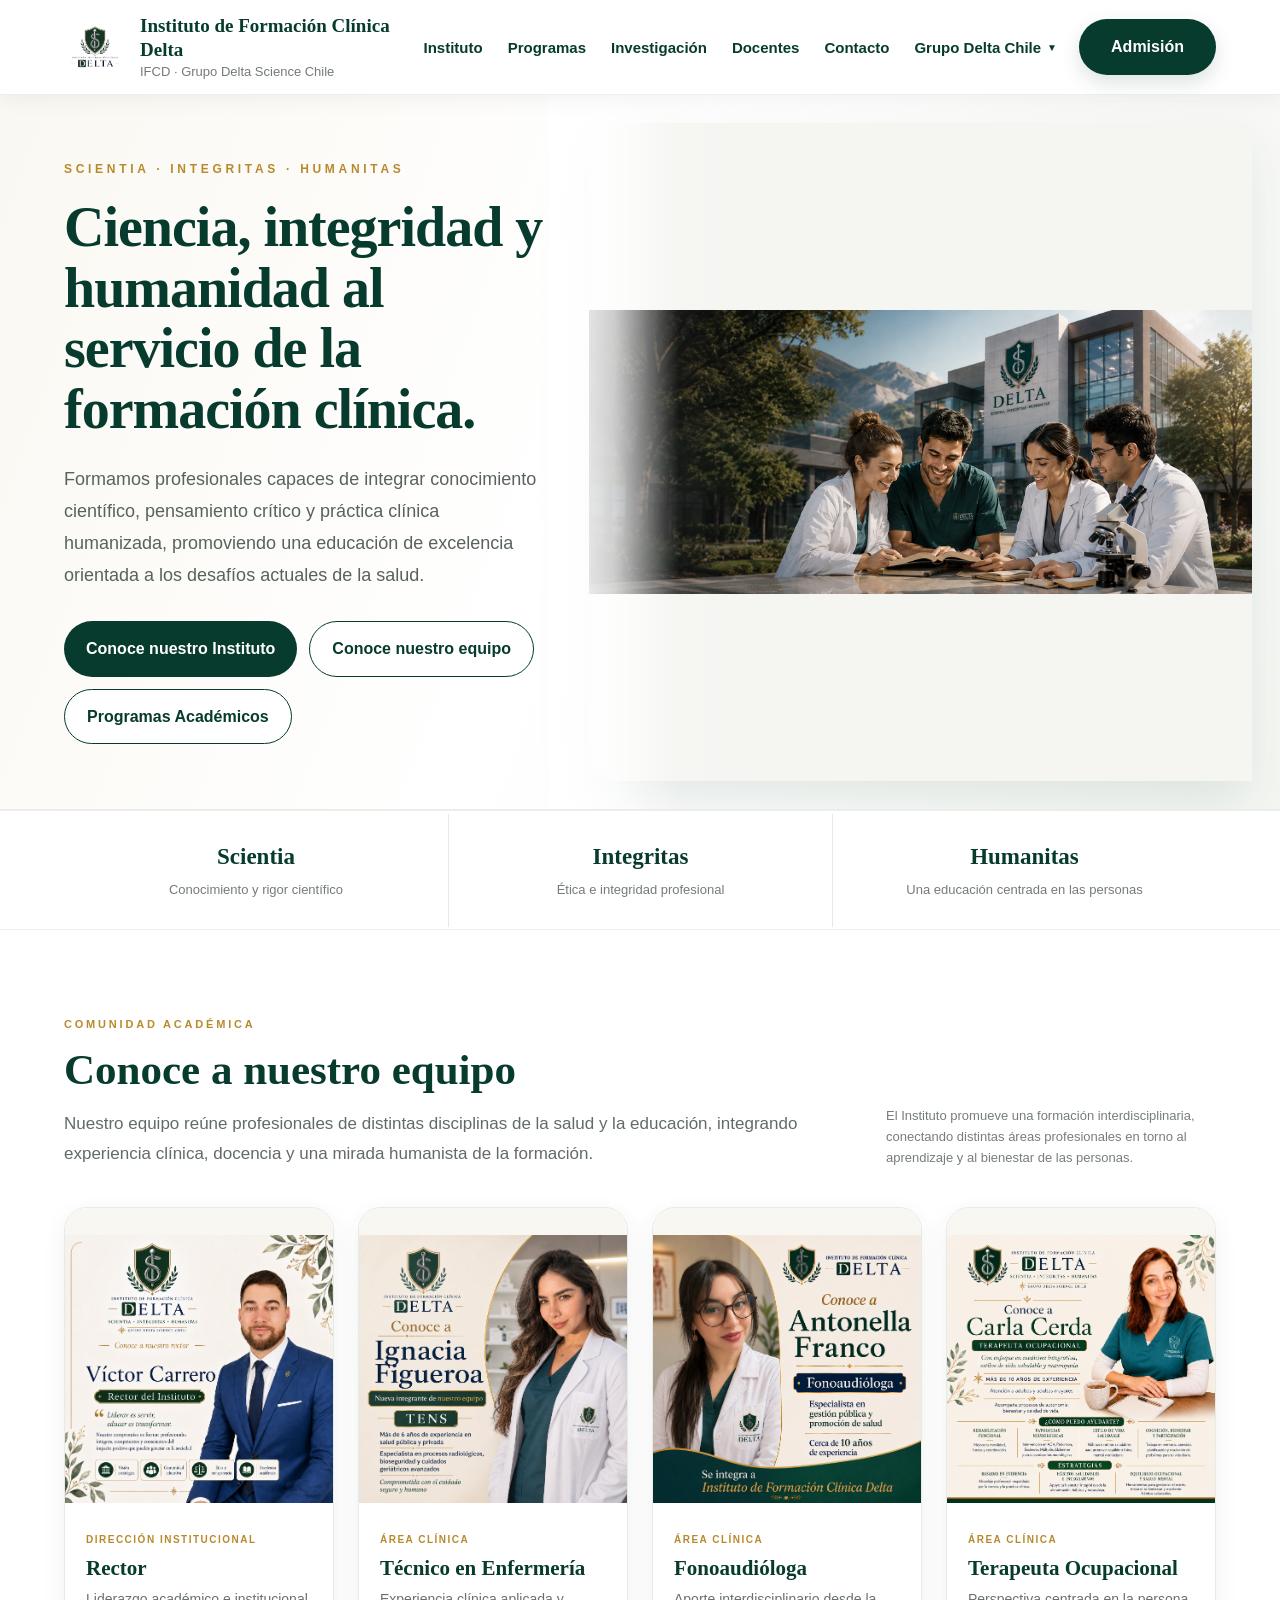
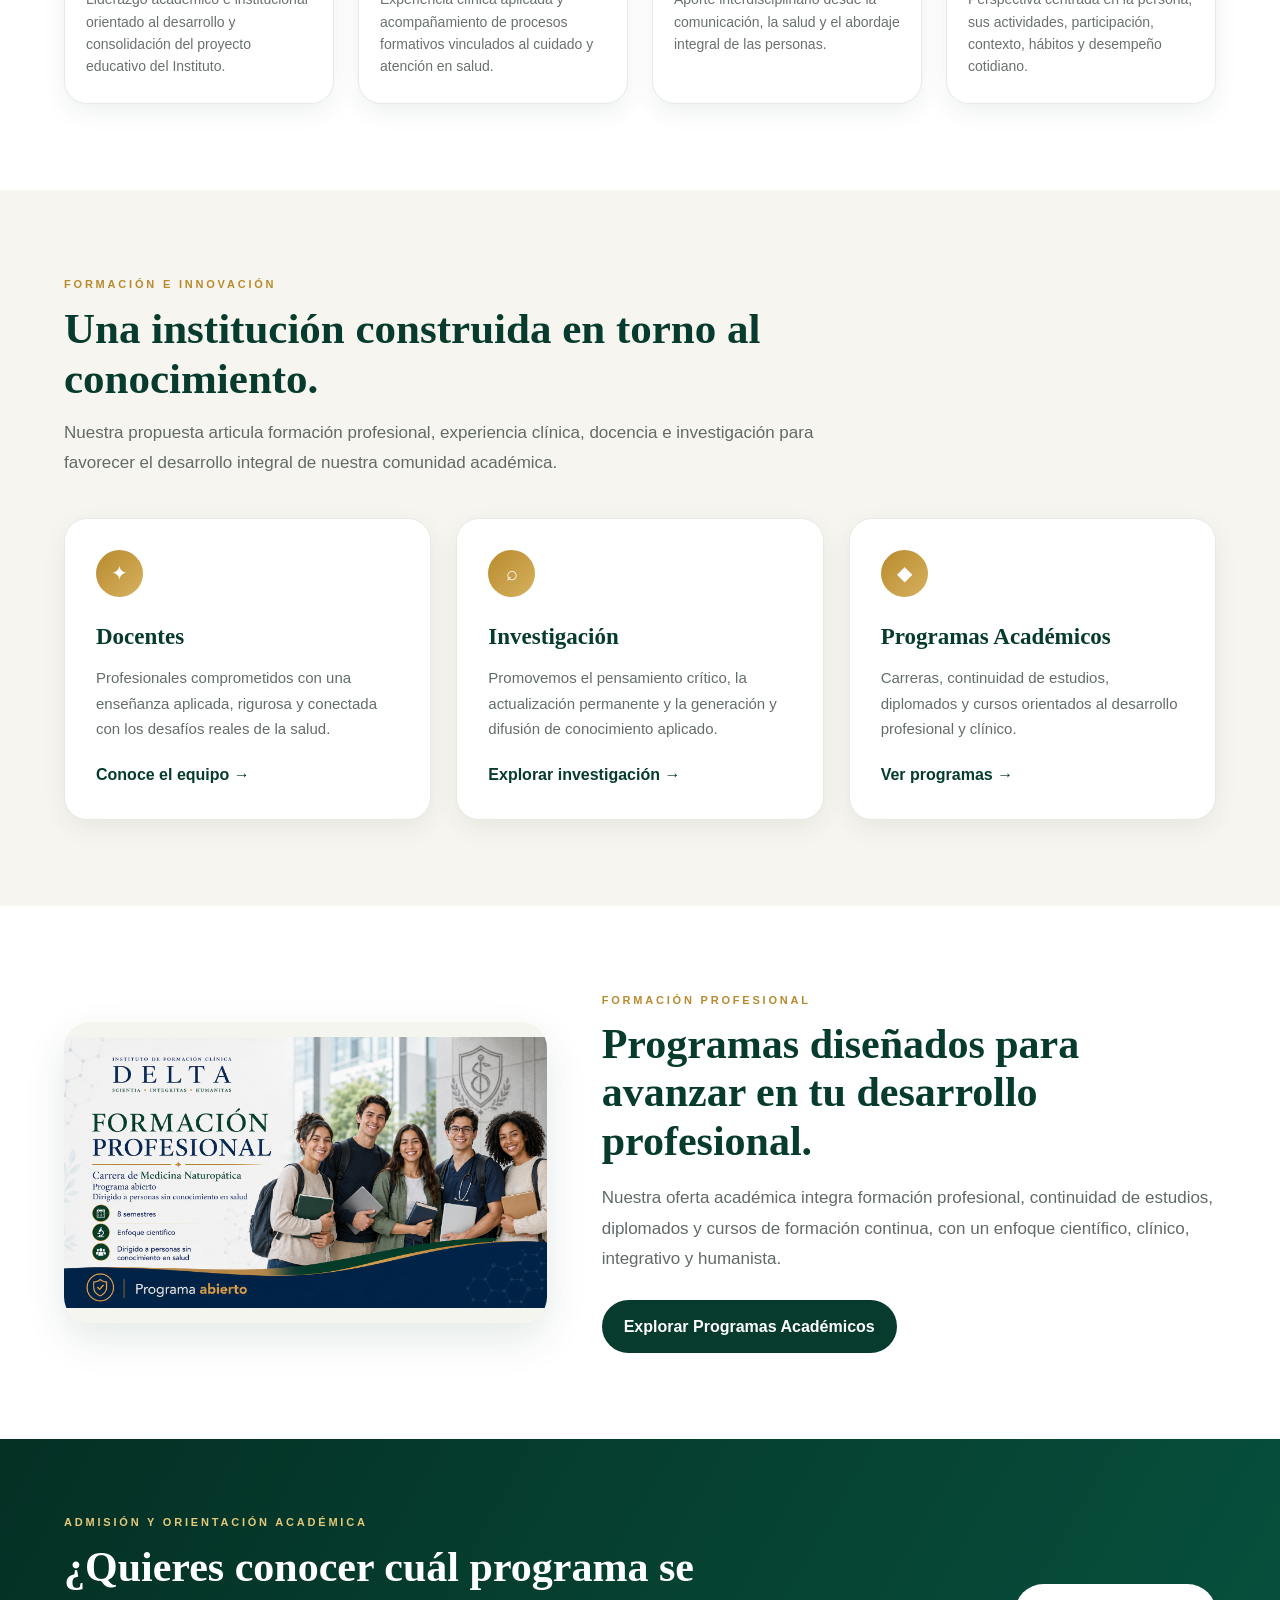
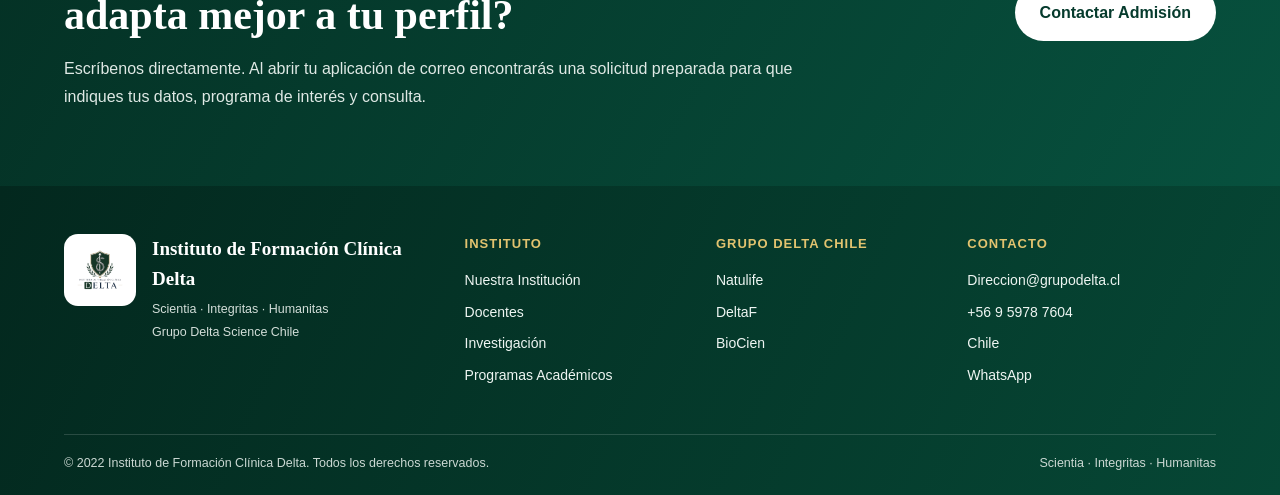
<file: index.html>
<!DOCTYPE html>
<html lang="es">

<head>

<meta charset="UTF-8">

<meta name="viewport" content="width=device-width, initial-scale=1.0">

<title>Instituto de Formación Clínica Delta</title>

<meta
name="description"
content="Instituto de Formación Clínica Delta. Formación profesional, clínica, científica y humanista para profesionales de la salud.">

<style>

/* =========================================================
   VARIABLES
========================================================= */

:root{

    --verde:#063b2d;
    --verde-oscuro:#03291f;
    --verde-medio:#0c5642;

    --dorado:#b88a2e;
    --dorado-claro:#d7b15e;

    --crema:#faf8f2;
    --crema-claro:#f7f5ef;

    --blanco:#ffffff;

    --texto:#24312c;
    --gris:#626c67;

    --borde:#e7ebe7;

    --sombra:0 16px 42px rgba(6,59,45,.11);
    --sombra-suave:0 8px 25px rgba(6,59,45,.07);

    --max:1240px;

}


/* =========================================================
   RESET
========================================================= */

*{
    margin:0;
    padding:0;
    box-sizing:border-box;
}


html{
    scroll-behavior:smooth;
}


body{

    font-family:
    -apple-system,
    BlinkMacSystemFont,
    "Segoe UI",
    Arial,
    sans-serif;

    color:var(--texto);

    background:white;

    line-height:1.6;
}


img{
    display:block;
    max-width:100%;
}


a{
    color:inherit;
}


button{
    font:inherit;
}


.container{

    width:min(90%,var(--max));

    margin:auto;
}


/* =========================================================
   HEADER
========================================================= */

.site-header{

    position:sticky;

    top:0;

    z-index:1000;

    background:rgba(255,255,255,.98);

    border-bottom:1px solid #eeeeea;

    box-shadow:0 5px 20px rgba(0,0,0,.05);
}


.header-inner{

    min-height:94px;

    display:flex;

    align-items:center;

    justify-content:space-between;

    gap:22px;
}


/* =========================================================
   MARCA
========================================================= */

.brand{

    display:flex;

    align-items:center;

    gap:14px;

    text-decoration:none;

    min-width:330px;
}


.brand-logo{

    width:62px;

    height:62px;

    flex-shrink:0;
}


.brand-logo img{

    width:100%;

    height:100%;

    object-fit:contain;
}


.brand-copy{

    line-height:1.22;
}


.brand-copy strong{

    display:block;

    font-family:
    Georgia,
    "Times New Roman",
    serif;

    color:var(--verde);

    font-size:19px;
}


.brand-copy span{

    display:block;

    color:#747b77;

    font-size:13px;

    margin-top:3px;
}


/* =========================================================
   MENÚ
========================================================= */

.main-nav{

    display:flex;

    align-items:center;

    justify-content:center;

    gap:25px;

    flex:1;
}


.main-nav > a,
.dropdown-toggle{

    color:var(--verde);

    text-decoration:none;

    font-weight:750;

    font-size:15px;

    background:none;

    border:0;

    cursor:pointer;

    white-space:nowrap;

    padding:35px 0 31px;

    border-bottom:3px solid transparent;

    transition:.2s ease;
}


.main-nav > a:hover,
.dropdown-toggle:hover{

    color:var(--dorado);
}


/* =========================================================
   GRUPO DELTA CHILE
========================================================= */

.dropdown{
    position:relative;
}


.dropdown-toggle{

    display:flex;

    align-items:center;

    gap:6px;
}


.dropdown-arrow{

    font-size:10px;

    transition:.2s ease;
}


.dropdown.open .dropdown-arrow{

    transform:rotate(180deg);
}


.dropdown-menu{

    position:absolute;

    top:78px;

    right:0;

    min-width:255px;

    background:white;

    border:1px solid var(--borde);

    border-radius:18px;

    box-shadow:var(--sombra);

    padding:10px;

    opacity:0;

    visibility:hidden;

    transform:translateY(-8px);

    transition:.2s ease;
}


.dropdown.open .dropdown-menu{

    opacity:1;

    visibility:visible;

    transform:translateY(0);
}


.dropdown-menu a{

    display:flex;

    flex-direction:column;

    text-decoration:none;

    border-radius:12px;

    padding:12px 14px;

    transition:.2s;
}


.dropdown-menu a:hover{

    background:var(--crema-claro);
}


.dropdown-menu strong{

    color:var(--verde);

    font-size:14px;
}


.dropdown-menu span{

    color:#7a817d;

    font-size:12px;

    margin-top:2px;
}


/* =========================================================
   ADMISIÓN
========================================================= */

.admission-btn{

    display:inline-flex;

    align-items:center;

    justify-content:center;

    padding:15px 27px;

    min-width:137px;

    border-radius:999px;

    text-decoration:none;

    background:var(--verde);

    color:white;

    font-weight:800;

    box-shadow:0 8px 20px rgba(6,59,45,.14);

    transition:.2s ease;
}


.admission-btn:hover{

    background:var(--verde-medio);

    transform:translateY(-2px);
}


/* =========================================================
   MENÚ MÓVIL
========================================================= */

.menu-toggle{

    display:none;

    width:44px;

    height:44px;

    border-radius:50%;

    border:1px solid var(--borde);

    background:white;

    color:var(--verde);

    font-size:22px;

    cursor:pointer;
}


/* =========================================================
   HERO
========================================================= */

.hero{

    position:relative;

    overflow:hidden;

    background:

    linear-gradient(
        110deg,
        #faf8f2 0%,
        #ffffff 46%,
        #f4f6f2 100%
    );

    border-bottom:1px solid #ebece8;
}


.hero-inner{

    min-height:610px;

    display:grid;

    grid-template-columns:
    46% 54%;

    align-items:stretch;
}


/* =========================================================
   TEXTO HERO
========================================================= */

.hero-copy{

    position:relative;

    z-index:3;

    display:flex;

    flex-direction:column;

    justify-content:center;

    padding:

    65px
    45px
    65px
    max(
        5vw,
        calc((100vw - 1240px) / 2)
    );
}


.hero-copy::after{

    content:"";

    position:absolute;

    top:0;

    right:-90px;

    width:130px;

    height:100%;

    z-index:-1;

    background:

    linear-gradient(
        90deg,
        rgba(255,255,255,.98),
        rgba(255,255,255,.72),
        rgba(255,255,255,0)
    );
}


.hero-eyebrow{

    color:var(--dorado);

    font-size:12px;

    letter-spacing:3.7px;

    font-weight:850;

    margin-bottom:18px;
}


.hero h1{

    max-width:620px;

    font-family:
    Georgia,
    "Times New Roman",
    serif;

    color:var(--verde);

    font-size:56px;

    line-height:1.08;

    letter-spacing:-1px;

    margin-bottom:24px;
}


.hero-lead{

    max-width:590px;

    color:#59625e;

    font-size:18px;

    line-height:1.78;

    margin-bottom:30px;
}


.hero-actions{

    display:flex;

    flex-wrap:wrap;

    gap:12px;
}


/* =========================================================
   BOTONES
========================================================= */

.primary-button,
.secondary-button{

    display:inline-flex;

    align-items:center;

    justify-content:center;

    text-decoration:none;

    padding:14px 22px;

    border-radius:999px;

    font-weight:800;

    transition:.2s ease;
}


.primary-button{

    background:var(--verde);

    color:white;
}


.primary-button:hover{

    background:var(--verde-medio);

    transform:translateY(-2px);
}


.secondary-button{

    border:1.5px solid var(--verde);

    color:var(--verde);

    background:white;
}


.secondary-button:hover{

    background:var(--verde);

    color:white;
}


/* =========================================================
   PORTADA.PNG
   IMAGEN COMPLETA, NO RECORTADA
========================================================= */

.hero-media{

    position:relative;

    display:flex;

    align-items:center;

    justify-content:center;

    min-width:0;

    padding:28px 28px 28px 0;
}


.hero-image-frame{

    position:relative;

    width:100%;

    height:100%;

    min-height:540px;

    display:flex;

    align-items:center;

    justify-content:center;

    overflow:hidden;

    background:#f5f6f2;

    border-radius:30px 0 0 30px;

    box-shadow:
    -5px 20px 50px rgba(6,59,45,.10);
}


/*
   OBJECT-FIT: CONTAIN
   = NO CORTA LA IMAGEN
*/

.hero-image-frame img{

    width:100%;

    height:100%;

    max-height:610px;

    object-fit:contain;

    object-position:center;

    background:#f5f6f2;
}


/* integración con texto */

.hero-image-frame::before{

    content:"";

    position:absolute;

    inset:0;

    z-index:2;

    pointer-events:none;

    background:

    linear-gradient(
        90deg,
        rgba(255,255,255,.36) 0%,
        rgba(255,255,255,.08) 12%,
        rgba(255,255,255,0) 27%
    );
}


/* =========================================================
   PRINCIPIOS
========================================================= */

.principles{

    background:white;

    border-top:1px solid #eeeeea;

    border-bottom:1px solid #eeeeea;
}


.principles-grid{

    min-height:118px;

    display:grid;

    grid-template-columns:
    repeat(3,1fr);

    align-items:center;
}


.principle{

    padding:25px;

    text-align:center;
}


.principle + .principle{

    border-left:1px solid #e7e9e6;
}


.principle strong{

    display:block;

    font-family:
    Georgia,
    "Times New Roman",
    serif;

    color:var(--verde);

    font-size:23px;
}


.principle span{

    color:#747c78;

    font-size:13px;
}


/* =========================================================
   SECCIONES
========================================================= */

.section{

    padding:86px 0;
}


.section-soft{

    background:var(--crema-claro);
}


.section-eyebrow{

    color:var(--dorado);

    letter-spacing:2.8px;

    font-size:11px;

    font-weight:850;

    text-transform:uppercase;

    margin-bottom:11px;
}


.section-heading{

    max-width:790px;

    margin-bottom:40px;
}


.section-heading h2{

    font-family:
    Georgia,
    "Times New Roman",
    serif;

    color:var(--verde);

    font-size:43px;

    line-height:1.15;

    margin-bottom:15px;
}


.section-heading p{

    color:#626b67;

    font-size:17px;

    line-height:1.75;
}


/* =========================================================
   EQUIPO / DOCENTES
========================================================= */

.team-section{

    background:white;
}


.team-intro{

    display:flex;

    justify-content:space-between;

    align-items:flex-end;

    gap:40px;

    margin-bottom:38px;
}


.team-intro .section-heading{

    margin-bottom:0;
}


.team-note{

    max-width:330px;

    color:#767e7a;

    font-size:13px;

    line-height:1.65;
}


.team-grid{

    display:grid;

    grid-template-columns:
    repeat(4,minmax(0,1fr));

    gap:24px;
}


.team-card{

    background:white;

    border:1px solid var(--borde);

    border-radius:23px;

    overflow:hidden;

    box-shadow:var(--sombra-suave);

    transition:.25s ease;
}


.team-card:hover{

    transform:translateY(-5px);

    box-shadow:var(--sombra);
}


/*
   TAMBIÉN EVITAMOS CORTAR LAS FOTOS DEL EQUIPO
*/

.team-photo{

    height:295px;

    display:flex;

    align-items:center;

    justify-content:center;

    overflow:hidden;

    background:

    linear-gradient(
        180deg,
        #f8f7f2,
        #f1f3ee
    );
}


.team-photo img{

    width:100%;

    height:100%;

    object-fit:contain;

    object-position:center bottom;
}


.team-content{

    padding:22px 21px 25px;
}


.team-role{

    display:inline-block;

    color:var(--dorado);

    font-size:10px;

    letter-spacing:1.5px;

    text-transform:uppercase;

    font-weight:850;

    margin-bottom:7px;
}


.team-content h3{

    font-family:
    Georgia,
    "Times New Roman",
    serif;

    color:var(--verde);

    font-size:21px;

    line-height:1.25;

    margin-bottom:7px;
}


.team-content p{

    color:#69716d;

    font-size:14px;

    line-height:1.6;
}


/* =========================================================
   ÁREAS ACADÉMICAS
========================================================= */

.academic-grid{

    display:grid;

    grid-template-columns:
    repeat(3,1fr);

    gap:25px;
}


.academic-card{

    border:1px solid var(--borde);

    border-radius:23px;

    background:white;

    padding:31px;

    box-shadow:var(--sombra-suave);

    transition:.2s ease;
}


.academic-card:hover{

    transform:translateY(-5px);

    box-shadow:var(--sombra);
}


.academic-icon{

    width:47px;

    height:47px;

    border-radius:50%;

    display:flex;

    align-items:center;

    justify-content:center;

    background:

    linear-gradient(
        135deg,
        var(--dorado),
        var(--dorado-claro)
    );

    color:white;

    margin-bottom:22px;

    font-size:20px;
}


.academic-card h3{

    font-family:
    Georgia,
    "Times New Roman",
    serif;

    color:var(--verde);

    font-size:23px;

    margin-bottom:10px;
}


.academic-card p{

    color:#646d69;

    font-size:15px;

    line-height:1.7;

    margin-bottom:20px;
}


.text-link{

    color:var(--verde);

    font-weight:800;

    text-decoration:none;
}


.text-link:hover{

    color:var(--dorado);
}


/* =========================================================
   PROGRAMAS
========================================================= */

.program-highlight{

    display:grid;

    grid-template-columns:
    .88fr
    1.12fr;

    gap:55px;

    align-items:center;
}


.program-highlight-image{

    overflow:hidden;

    border-radius:26px;

    box-shadow:var(--sombra);

    background:white;
}


.program-highlight-image img{

    width:100%;

    aspect-ratio:16 / 10;

    object-fit:contain;

    background:#f5f5f0;
}


.program-highlight-content h2{

    font-family:
    Georgia,
    "Times New Roman",
    serif;

    font-size:42px;

    line-height:1.15;

    color:var(--verde);

    margin-bottom:18px;
}


.program-highlight-content p{

    font-size:17px;

    line-height:1.8;

    color:#616a66;

    margin-bottom:25px;
}


/* =========================================================
   ADMISIÓN
========================================================= */

.admission-section{

    padding:75px 0;

    background:

    linear-gradient(
        120deg,
        #043024,
        #07513e
    );

    color:white;
}


.admission-box{

    display:flex;

    justify-content:space-between;

    align-items:center;

    gap:45px;
}


.admission-copy{

    max-width:760px;
}


.admission-copy .section-eyebrow{

    color:#e5c879;
}


.admission-copy h2{

    font-family:
    Georgia,
    "Times New Roman",
    serif;

    font-size:42px;

    line-height:1.15;

    margin-bottom:15px;
}


.admission-copy p{

    color:#dfe9e5;

    line-height:1.75;

    font-size:16px;
}


.admission-white-button{

    flex-shrink:0;

    background:white;

    color:var(--verde);

    padding:16px 25px;

    text-decoration:none;

    border-radius:999px;

    font-weight:850;

    transition:.2s ease;
}


.admission-white-button:hover{

    transform:translateY(-2px);

    background:#f6f2e8;
}


/* =========================================================
   FOOTER
========================================================= */

.site-footer{

    background:

    linear-gradient(
        115deg,
        #03281e,
        #064735
    );

    color:white;
}


.footer-main{

    display:grid;

    grid-template-columns:
    1.45fr
    .85fr
    .85fr
    1fr;

    gap:40px;

    padding:48px 0 39px;
}


.footer-brand{

    display:flex;

    align-items:flex-start;

    gap:16px;
}


.footer-brand-logo{

    width:72px;

    height:72px;

    padding:7px;

    background:white;

    border-radius:14px;

    flex-shrink:0;
}


.footer-brand-logo img{

    width:100%;

    height:100%;

    object-fit:contain;
}


.footer-brand-copy strong{

    display:block;

    font-family:
    Georgia,
    "Times New Roman",
    serif;

    font-size:19px;

    margin-bottom:5px;
}


.footer-brand-copy span{

    display:block;

    color:#d3ded9;

    font-size:12.5px;

    margin-top:3px;
}


.footer-column h4{

    color:#e2c36f;

    font-size:13px;

    text-transform:uppercase;

    letter-spacing:1px;

    margin-bottom:15px;
}


.footer-column a{

    display:block;

    color:#eef5f2;

    text-decoration:none;

    font-size:14px;

    margin-bottom:9px;
}


.footer-column a:hover{

    color:#e2c36f;
}


.footer-column p{

    color:#eef5f2;

    font-size:14px;

    margin-bottom:9px;
}


.footer-bottom{

    border-top:
    1px solid rgba(255,255,255,.15);

    padding:18px 0 22px;

    display:flex;

    justify-content:space-between;

    gap:25px;

    color:#cbd8d3;

    font-size:12.5px;
}


/* =========================================================
   RESPONSIVE
========================================================= */

@media(max-width:1120px){

    .brand{
        min-width:auto;
    }


    .main-nav{
        gap:18px;
    }


    .main-nav > a,
    .dropdown-toggle{

        font-size:13.5px;
    }


    .hero h1{

        font-size:49px;
    }


    .team-grid{

        grid-template-columns:
        repeat(2,1fr);
    }

}


@media(max-width:920px){

    .header-inner{

        flex-wrap:wrap;

        padding:14px 0;
    }


    .brand{

        width:calc(100% - 115px);
    }


    .menu-toggle{

        display:flex;

        align-items:center;

        justify-content:center;
    }


    .main-nav{

        display:none;

        order:4;

        width:100%;

        flex-direction:column;

        align-items:stretch;

        gap:0;

        padding-top:10px;
    }


    .main-nav.open{

        display:flex;
    }


    .main-nav > a,
    .dropdown-toggle{

        width:100%;

        text-align:left;

        padding:12px 5px;

        border-bottom:1px solid #eceeea;
    }


    .dropdown{

        width:100%;
    }


    .dropdown-menu{

        position:static;

        box-shadow:none;

        border:0;

        border-radius:0;

        display:none;

        opacity:1;

        visibility:visible;

        transform:none;

        padding-left:15px;
    }


    .dropdown.open .dropdown-menu{

        display:block;
    }


    .admission-btn{

        margin-left:auto;

        min-width:auto;

        padding:12px 19px;
    }


    /* HERO */

    .hero-inner{

        grid-template-columns:1fr;

        min-height:auto;
    }


    .hero-copy{

        padding:
        55px
        6%
        42px;
    }


    .hero-copy::after{

        display:none;
    }


    .hero h1{

        font-size:46px;

        max-width:790px;
    }


    .hero-media{

        padding:0 5% 45px;
    }


    .hero-image-frame{

        min-height:auto;

        height:auto;

        border-radius:26px;
    }


    .hero-image-frame img{

        width:100%;

        height:auto;

        max-height:none;

        object-fit:contain;
    }


    .team-intro{

        flex-direction:column;

        align-items:flex-start;
    }


    .academic-grid{

        grid-template-columns:
        1fr
        1fr;
    }


    .program-highlight{

        grid-template-columns:1fr;
    }


    .footer-main{

        grid-template-columns:
        1fr
        1fr;
    }

}


@media(max-width:640px){

    .container{

        width:92%;
    }


    .brand-logo{

        width:53px;

        height:53px;
    }


    .brand-copy strong{

        font-size:15px;
    }


    .brand-copy span{

        font-size:11px;
    }


    .admission-btn{

        display:none;
    }


    .hero-copy{

        padding:
        42px
        5%
        36px;
    }


    .hero-eyebrow{

        font-size:10px;

        letter-spacing:2.5px;
    }


    .hero h1{

        font-size:37px;

        letter-spacing:-.5px;
    }


    .hero-lead{

        font-size:16px;
    }


    .hero-actions{

        flex-direction:column;

        align-items:stretch;
    }


    .hero-media{

        padding:
        0
        4%
        35px;
    }


    .hero-image-frame{

        border-radius:20px;
    }


    .principles-grid{

        grid-template-columns:1fr;
    }


    .principle + .principle{

        border-left:0;

        border-top:1px solid #e7e9e6;
    }


    .section{

        padding:65px 0;
    }


    .section-heading h2{

        font-size:34px;
    }


    .team-grid{

        grid-template-columns:1fr;
    }


    .team-photo{

        height:360px;
    }


    .academic-grid{

        grid-template-columns:1fr;
    }


    .program-highlight-content h2{

        font-size:34px;
    }


    .admission-box{

        flex-direction:column;

        align-items:flex-start;
    }


    .admission-copy h2{

        font-size:34px;
    }


    .footer-main{

        grid-template-columns:1fr;

        gap:30px;
    }


    .footer-bottom{

        flex-direction:column;

        gap:7px;
    }

}

</style>

</head>


<body>


<!-- =====================================================
     HEADER
===================================================== -->

<header class="site-header">

<div class="container header-inner">


<a
href="index.html"
class="brand">


<div class="brand-logo">

<img
src="img/logo-ifcd.png"
alt="Instituto de Formación Clínica Delta">

</div>


<div class="brand-copy">

<strong>
Instituto de Formación Clínica Delta
</strong>

<span>
IFCD · Grupo Delta Science Chile
</span>

</div>


</a>



<button
class="menu-toggle"
id="menuToggle"
type="button"
aria-label="Abrir menú"
aria-expanded="false">

☰

</button>



<nav
class="main-nav"
id="mainNav">


<a href="instituto.html">
Instituto
</a>


<a href="programas.html">
Programas
</a>


<a href="#">
Investigación
</a>


<a href="#equipo">
Docentes
</a>


<a href="#contacto">
Contacto
</a>



<div
class="dropdown"
id="grupoDeltaDropdown">


<button
class="dropdown-toggle"
id="grupoDeltaToggle"
type="button"
aria-expanded="false">

Grupo Delta Chile

<span class="dropdown-arrow">
▼
</span>

</button>



<div class="dropdown-menu">


<a
href="https://natulife.cl"
target="_blank"
rel="noopener">

<strong>
Natulife
</strong>

<span>
Bienestar y productos naturales
</span>

</a>



<a
href="https://deltaf.site"
target="_blank"
rel="noopener">

<strong>
DeltaF
</strong>

<span>
Gestión clínica y soluciones digitales
</span>

</a>



<a
href="https://www.instagram.com/biocien.cl/"
target="_blank"
rel="noopener">

<strong>
BioCien
</strong>

<span>
Ciencia, educación y divulgación
</span>

</a>


</div>

</div>


</nav>



<a
class="admission-btn"
href="mailto:Direccion@grupodelta.cl?subject=Solicitud%20de%20informaci%C3%B3n%20acad%C3%A9mica&body=Estimado%20Instituto%20de%20Formaci%C3%B3n%20Cl%C3%ADnica%20Delta%3A%0D%0A%0D%0ADeseo%20solicitar%20informaci%C3%B3n%20sobre%20sus%20programas%20acad%C3%A9micos.%0D%0A%0D%0ANombre%20completo%3A%0D%0ACorreo%20electr%C3%B3nico%3A%0D%0ATel%C3%A9fono%3A%0D%0ACiudad%20o%20comuna%3A%0D%0APrograma%20de%20inter%C3%A9s%3A%0D%0AConsulta%3A%0D%0A%0D%0AMuchas%20gracias.">

Admisión

</a>


</div>

</header>



<!-- =====================================================
     HERO
===================================================== -->

<main>


<section class="hero">


<div class="hero-inner">



<div class="hero-copy">


<div class="hero-eyebrow">

SCIENTIA · INTEGRITAS · HUMANITAS

</div>


<h1>

Ciencia, integridad y humanidad al servicio de la formación clínica.

</h1>


<p class="hero-lead">

Formamos profesionales capaces de integrar conocimiento científico,
pensamiento crítico y práctica clínica humanizada, promoviendo una
educación de excelencia orientada a los desafíos actuales de la salud.

</p>


<div class="hero-actions">


<a
href="instituto.html"
class="primary-button">

Conoce nuestro Instituto

</a>


<a
href="#equipo"
class="secondary-button">

Conoce nuestro equipo

</a>


<a
href="programas.html"
class="secondary-button">

Programas Académicos

</a>


</div>


</div>



<!-- PORTADA COMPLETA -->

<div class="hero-media">


<div class="hero-image-frame">


<img
src="img/portada.PNG"
alt="Comunidad académica Instituto de Formación Clínica Delta">


</div>


</div>


</div>


</section>



<!-- =====================================================
     PRINCIPIOS
===================================================== -->

<section class="principles">


<div class="container principles-grid">


<div class="principle">

<strong>
Scientia
</strong>

<span>
Conocimiento y rigor científico
</span>

</div>


<div class="principle">

<strong>
Integritas
</strong>

<span>
Ética e integridad profesional
</span>

</div>


<div class="principle">

<strong>
Humanitas
</strong>

<span>
Una educación centrada en las personas
</span>

</div>


</div>


</section>



<!-- =====================================================
     NUESTRO EQUIPO
===================================================== -->

<section
class="section team-section"
id="equipo">


<div class="container">


<div class="team-intro">


<div class="section-heading">


<div class="section-eyebrow">
Comunidad académica
</div>


<h2>
Conoce a nuestro equipo
</h2>


<p>

Nuestro equipo reúne profesionales de distintas disciplinas
de la salud y la educación, integrando experiencia clínica,
docencia y una mirada humanista de la formación.

</p>


</div>


<div class="team-note">

El Instituto promueve una formación interdisciplinaria,
conectando distintas áreas profesionales en torno al
aprendizaje y al bienestar de las personas.

</div>


</div>



<div class="team-grid">



<!-- RECTOR -->

<article class="team-card">


<div class="team-photo">

<img
src="img/Rector.PNG"
alt="Rector Instituto de Formación Clínica Delta">

</div>


<div class="team-content">

<span class="team-role">
Dirección Institucional
</span>


<h3>
Rector
</h3>


<p>

Liderazgo académico e institucional orientado al desarrollo
y consolidación del proyecto educativo del Instituto.

</p>


</div>


</article>



<!-- TENS -->

<article class="team-card">


<div class="team-photo">

<img
src="img/TENS.PNG"
alt="Profesional TENS Instituto Delta">

</div>


<div class="team-content">

<span class="team-role">
Área Clínica
</span>


<h3>
Técnico en Enfermería
</h3>


<p>

Experiencia clínica aplicada y acompañamiento de procesos
formativos vinculados al cuidado y atención en salud.

</p>


</div>


</article>



<!-- FONOAUDIÓLOGA -->

<article class="team-card">


<div class="team-photo">

<img
src="img/Fonoaudiologa.PNG"
alt="Fonoaudióloga Instituto Delta">

</div>


<div class="team-content">

<span class="team-role">
Área Clínica
</span>


<h3>
Fonoaudióloga
</h3>


<p>

Aporte interdisciplinario desde la comunicación, la salud
y el abordaje integral de las personas.

</p>


</div>


</article>



<!-- TERAPIA OCUPACIONAL -->

<article class="team-card">


<div class="team-photo">

<img
src="img/T-O.PNG"
alt="Terapeuta Ocupacional Instituto Delta">

</div>


<div class="team-content">

<span class="team-role">
Área Clínica
</span>


<h3>
Terapeuta Ocupacional
</h3>


<p>

Perspectiva centrada en la persona, sus actividades,
participación, contexto, hábitos y desempeño cotidiano.

</p>


</div>


</article>



</div>


</div>


</section>



<!-- =====================================================
     ÁREAS ACADÉMICAS
===================================================== -->

<section class="section section-soft">


<div class="container">


<div class="section-heading">


<div class="section-eyebrow">
Formación e innovación
</div>


<h2>
Una institución construida en torno al conocimiento.
</h2>


<p>

Nuestra propuesta articula formación profesional,
experiencia clínica, docencia e investigación para favorecer
el desarrollo integral de nuestra comunidad académica.

</p>


</div>



<div class="academic-grid">



<article class="academic-card">


<div class="academic-icon">
✦
</div>


<h3>
Docentes
</h3>


<p>

Profesionales comprometidos con una enseñanza aplicada,
rigurosa y conectada con los desafíos reales de la salud.

</p>


<a
href="#equipo"
class="text-link">

Conoce el equipo →

</a>


</article>



<article class="academic-card">


<div class="academic-icon">
⌕
</div>


<h3>
Investigación
</h3>


<p>

Promovemos el pensamiento crítico, la actualización permanente
y la generación y difusión de conocimiento aplicado.

</p>


<a
href="#"
class="text-link">

Explorar investigación →

</a>


</article>



<article class="academic-card">


<div class="academic-icon">
◆
</div>


<h3>
Programas Académicos
</h3>


<p>

Carreras, continuidad de estudios, diplomados y cursos
orientados al desarrollo profesional y clínico.

</p>


<a
href="programas.html"
class="text-link">

Ver programas →

</a>


</article>


</div>


</div>


</section>



<!-- =====================================================
     PROGRAMAS DESTACADOS
===================================================== -->

<section class="section">


<div class="container program-highlight">



<div class="program-highlight-image">

<img
src="img/slide-carrera.PNG"
alt="Carrera Medicina Naturopática Instituto Delta">

</div>



<div class="program-highlight-content">


<div class="section-eyebrow">
Formación profesional
</div>


<h2>
Programas diseñados para avanzar en tu desarrollo profesional.
</h2>


<p>

Nuestra oferta académica integra formación profesional,
continuidad de estudios, diplomados y cursos de formación continua,
con un enfoque científico, clínico, integrativo y humanista.

</p>


<a
href="programas.html"
class="primary-button">

Explorar Programas Académicos

</a>


</div>


</div>


</section>



<!-- =====================================================
     ADMISIÓN
===================================================== -->

<section class="admission-section">


<div class="container admission-box">


<div class="admission-copy">


<div class="section-eyebrow">
Admisión y orientación académica
</div>


<h2>
¿Quieres conocer cuál programa se adapta mejor a tu perfil?
</h2>


<p>

Escríbenos directamente. Al abrir tu aplicación de correo
encontrarás una solicitud preparada para que indiques tus datos,
programa de interés y consulta.

</p>


</div>


<a
class="admission-white-button"
href="mailto:Direccion@grupodelta.cl?subject=Solicitud%20de%20informaci%C3%B3n%20acad%C3%A9mica&body=Estimado%20Instituto%20de%20Formaci%C3%B3n%20Cl%C3%ADnica%20Delta%3A%0D%0A%0D%0ADeseo%20solicitar%20informaci%C3%B3n%20sobre%20sus%20programas%20acad%C3%A9micos.%0D%0A%0D%0ANombre%20completo%3A%0D%0ACorreo%20electr%C3%B3nico%3A%0D%0ATel%C3%A9fono%3A%0D%0ACiudad%20o%20comuna%3A%0D%0APrograma%20de%20inter%C3%A9s%3A%0D%0AConsulta%3A%0D%0A%0D%0AMuchas%20gracias.">

Contactar Admisión

</a>


</div>


</section>


</main>



<!-- =====================================================
     FOOTER
===================================================== -->

<footer
class="site-footer"
id="contacto">


<div class="container footer-main">



<div class="footer-brand">


<div class="footer-brand-logo">

<img
src="img/logo-ifcd.png"
alt="Instituto Delta">

</div>


<div class="footer-brand-copy">

<strong>
Instituto de Formación Clínica Delta
</strong>

<span>
Scientia · Integritas · Humanitas
</span>

<span>
Grupo Delta Science Chile
</span>

</div>


</div>



<div class="footer-column">


<h4>
Instituto
</h4>


<a href="instituto.html">
Nuestra Institución
</a>


<a href="#equipo">
Docentes
</a>


<a href="#">
Investigación
</a>


<a href="programas.html">
Programas Académicos
</a>


</div>



<div class="footer-column">


<h4>
Grupo Delta Chile
</h4>


<a
href="https://natulife.cl"
target="_blank"
rel="noopener">

Natulife

</a>


<a
href="https://deltaf.site"
target="_blank"
rel="noopener">

DeltaF

</a>


<a
href="https://www.instagram.com/biocien.cl/"
target="_blank"
rel="noopener">

BioCien

</a>


</div>



<div class="footer-column">


<h4>
Contacto
</h4>


<a href="mailto:Direccion@grupodelta.cl">

Direccion@grupodelta.cl

</a>


<a href="tel:+56959787604">

+56 9 5978 7604

</a>


<p>
Chile
</p>


<a
href="https://wa.me/56959787604"
target="_blank"
rel="noopener">

WhatsApp

</a>


</div>


</div>



<div class="container footer-bottom">


<span>

© 2022 Instituto de Formación Clínica Delta.
Todos los derechos reservados.

</span>


<span>

Scientia · Integritas · Humanitas

</span>


</div>


</footer>



<!-- =====================================================
     JAVASCRIPT
===================================================== -->

<script>


document.addEventListener(
"DOMContentLoaded",
()=>{


    const dropdown =
    document.getElementById(
        "grupoDeltaDropdown"
    );


    const dropdownToggle =
    document.getElementById(
        "grupoDeltaToggle"
    );


    const menuToggle =
    document.getElementById(
        "menuToggle"
    );


    const mainNav =
    document.getElementById(
        "mainNav"
    );



    /* GRUPO DELTA CHILE */

    if(
        dropdown &&
        dropdownToggle
    ){

        dropdownToggle.addEventListener(
        "click",
        (event)=>{


            event.preventDefault();

            event.stopPropagation();


            const isOpen =
            dropdown.classList.toggle(
                "open"
            );


            dropdownToggle.setAttribute(
                "aria-expanded",
                String(isOpen)
            );

        });

    }



    /* CERRAR SUBMENÚ AL TOCAR FUERA */

    document.addEventListener(
    "click",
    (event)=>{


        if(
            dropdown &&
            !dropdown.contains(
                event.target
            )
        ){

            dropdown.classList.remove(
                "open"
            );


            if(dropdownToggle){

                dropdownToggle.setAttribute(
                    "aria-expanded",
                    "false"
                );

            }

        }

    });



    /* MENÚ MÓVIL */

    if(
        menuToggle &&
        mainNav
    ){

        menuToggle.addEventListener(
        "click",
        ()=>{


            const isOpen =
            mainNav.classList.toggle(
                "open"
            );


            menuToggle.setAttribute(
                "aria-expanded",
                String(isOpen)
            );

        });

    }



    /* CERRAR MENÚ MÓVIL AL ELEGIR ENLACE */

    document
    .querySelectorAll("#mainNav a")
    .forEach((link)=>{


        link.addEventListener(
        "click",
        ()=>{


            if(
                window.innerWidth <= 920 &&
                mainNav
            ){

                mainNav.classList.remove(
                    "open"
                );


                if(menuToggle){

                    menuToggle.setAttribute(
                        "aria-expanded",
                        "false"
                    );

                }

            }

        });

    });


});


</script>


</body>

</html>
</file>
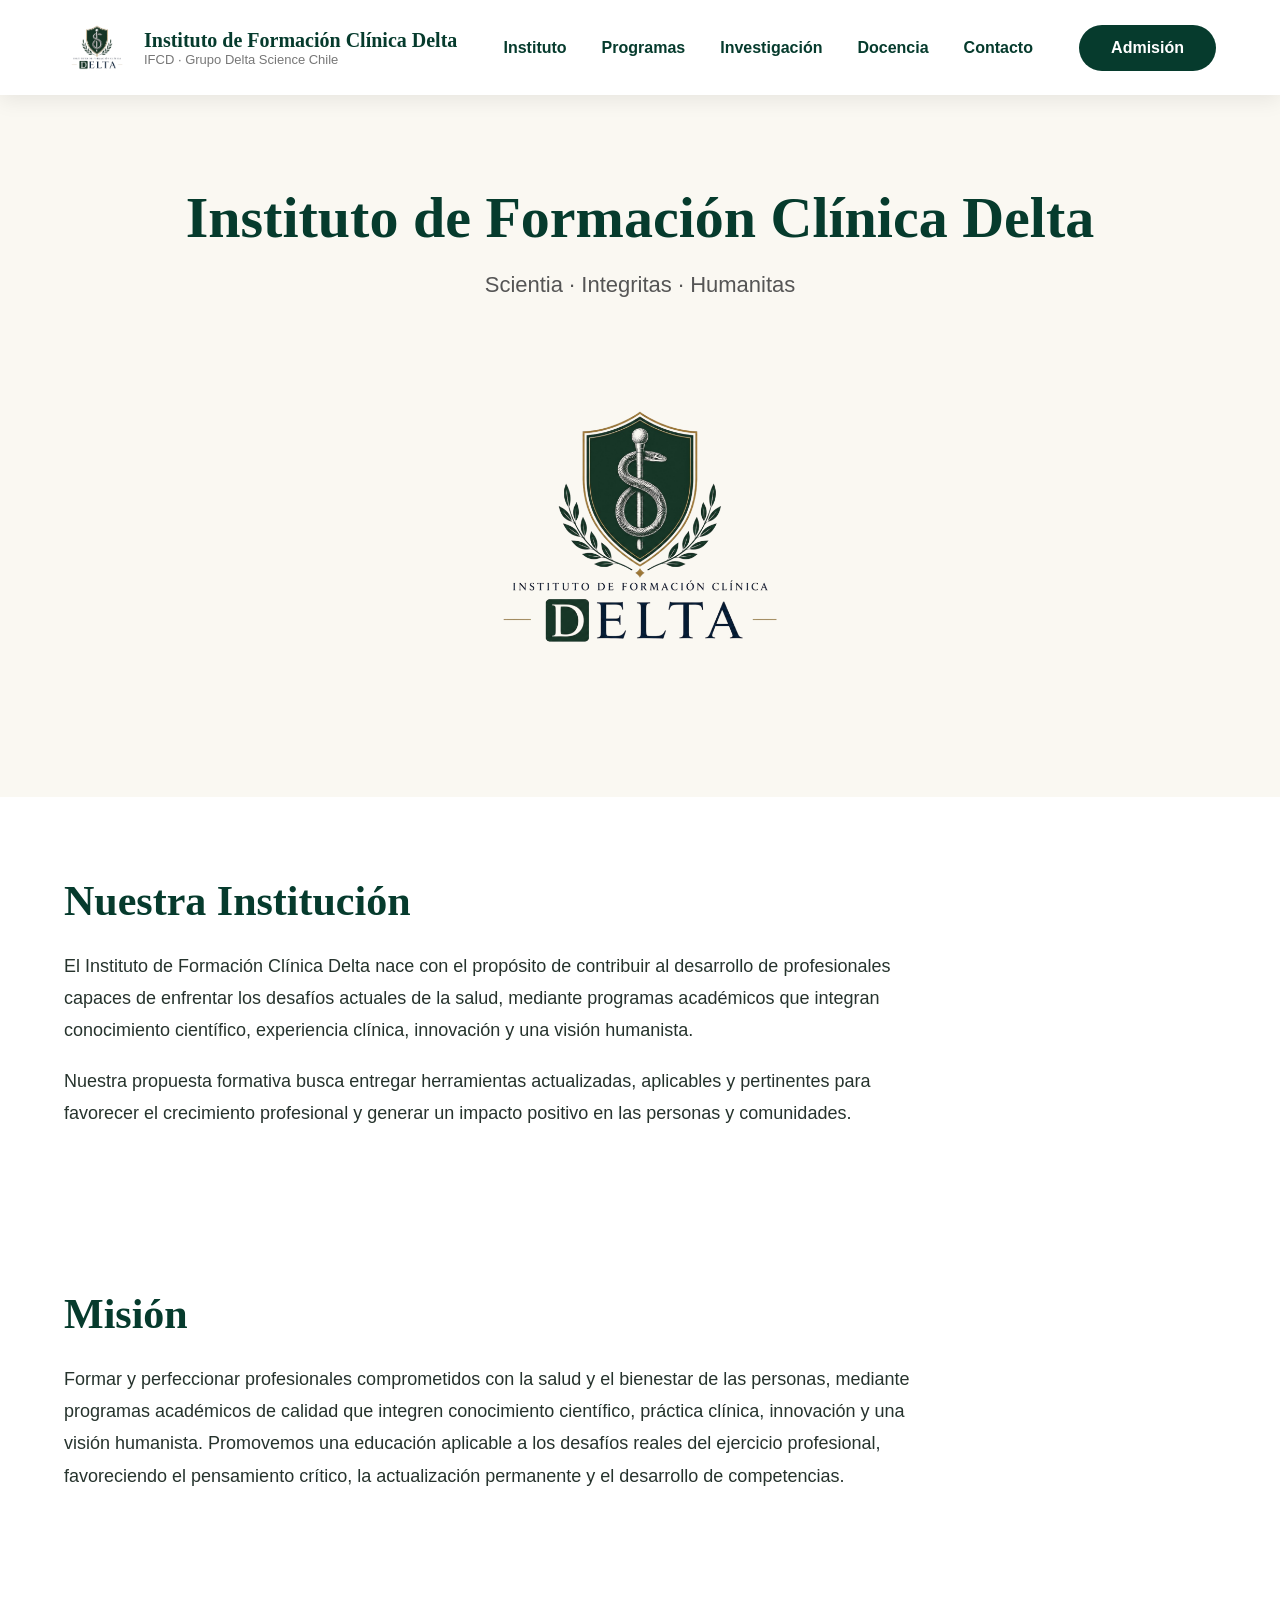
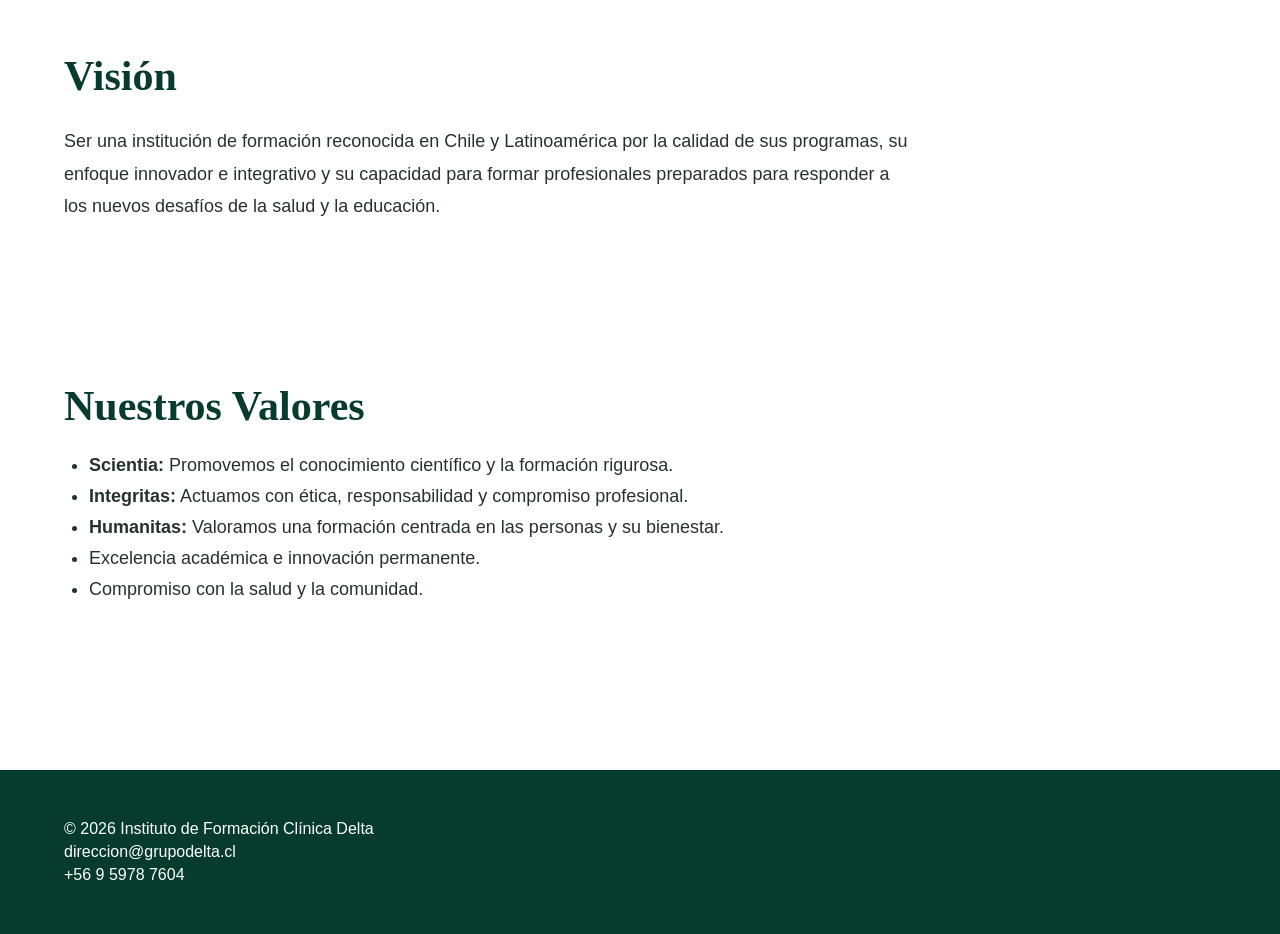
<file: instituto.html>
<!DOCTYPE html>
<html lang="es">

<head>

<meta charset="UTF-8">
<meta name="viewport" content="width=device-width, initial-scale=1.0">

<title>Instituto | Clínica Delta</title>

<link rel="stylesheet" href="style.css">

</head>


<body>



<!-- HEADER -->

<header class="topbar">

<div class="container">


<nav class="nav">


<a href="index.html" class="brand">


<img src="img/logo-ifcd.png" alt="Instituto Delta">


<div class="brand-text">

<strong>
Instituto de Formación Clínica Delta
</strong>

<span>
IFCD · Grupo Delta Science Chile
</span>


</div>


</a>




<div class="nav-links">


<a href="instituto.html">
Instituto
</a>


<a href="programas.html">
Programas
</a>


<a href="#">
Investigación
</a>


<a href="#">
Docencia
</a>


<a href="#contacto">
Contacto
</a>



</div>



<a href="#contacto" class="btn btn-primary">
Admisión
</a>



</nav>


</div>

</header>







<main>



<!-- HERO -->


<section class="hero">


<div class="container">


<h1>
Instituto de Formación Clínica Delta
</h1>


<p>
Scientia · Integritas · Humanitas
</p>



<img src="img/logo-ifcd.png" alt="Logo Delta">


</div>


</section>







<!-- PRESENTACIÓN -->


<section class="section">


<div class="container">


<h2>
Nuestra Institución
</h2>



<p>

El Instituto de Formación Clínica Delta nace con el propósito de contribuir al desarrollo de profesionales capaces de enfrentar los desafíos actuales de la salud, mediante programas académicos que integran conocimiento científico, experiencia clínica, innovación y una visión humanista.

</p>


<br>


<p>

Nuestra propuesta formativa busca entregar herramientas actualizadas, aplicables y pertinentes para favorecer el crecimiento profesional y generar un impacto positivo en las personas y comunidades.

</p>



</div>


</section>







<!-- MISION -->


<section class="section">


<div class="container">


<h2>
Misión
</h2>



<p>

Formar y perfeccionar profesionales comprometidos con la salud y el bienestar de las personas, mediante programas académicos de calidad que integren conocimiento científico, práctica clínica, innovación y una visión humanista.

Promovemos una educación aplicable a los desafíos reales del ejercicio profesional, favoreciendo el pensamiento crítico, la actualización permanente y el desarrollo de competencias.

</p>


</div>


</section>







<!-- VISION -->


<section class="section">


<div class="container">


<h2>
Visión
</h2>



<p>

Ser una institución de formación reconocida en Chile y Latinoamérica por la calidad de sus programas, su enfoque innovador e integrativo y su capacidad para formar profesionales preparados para responder a los nuevos desafíos de la salud y la educación.

</p>



</div>


</section>







<!-- VALORES -->


<section class="section">


<div class="container">


<h2>
Nuestros Valores
</h2>


<ul>

<li>
<strong>Scientia:</strong> Promovemos el conocimiento científico y la formación rigurosa.
</li>


<li>
<strong>Integritas:</strong> Actuamos con ética, responsabilidad y compromiso profesional.
</li>


<li>
<strong>Humanitas:</strong> Valoramos una formación centrada en las personas y su bienestar.
</li>


<li>
Excelencia académica e innovación permanente.
</li>


<li>
Compromiso con la salud y la comunidad.
</li>


</ul>



</div>


</section>



</main>







<footer id="contacto">


<div class="container">


<p>
© 2026 Instituto de Formación Clínica Delta
</p>


<p>
direccion@grupodelta.cl
</p>


<p>
+56 9 5978 7604
</p>



</div>


</footer>





</body>

</html>
</file>
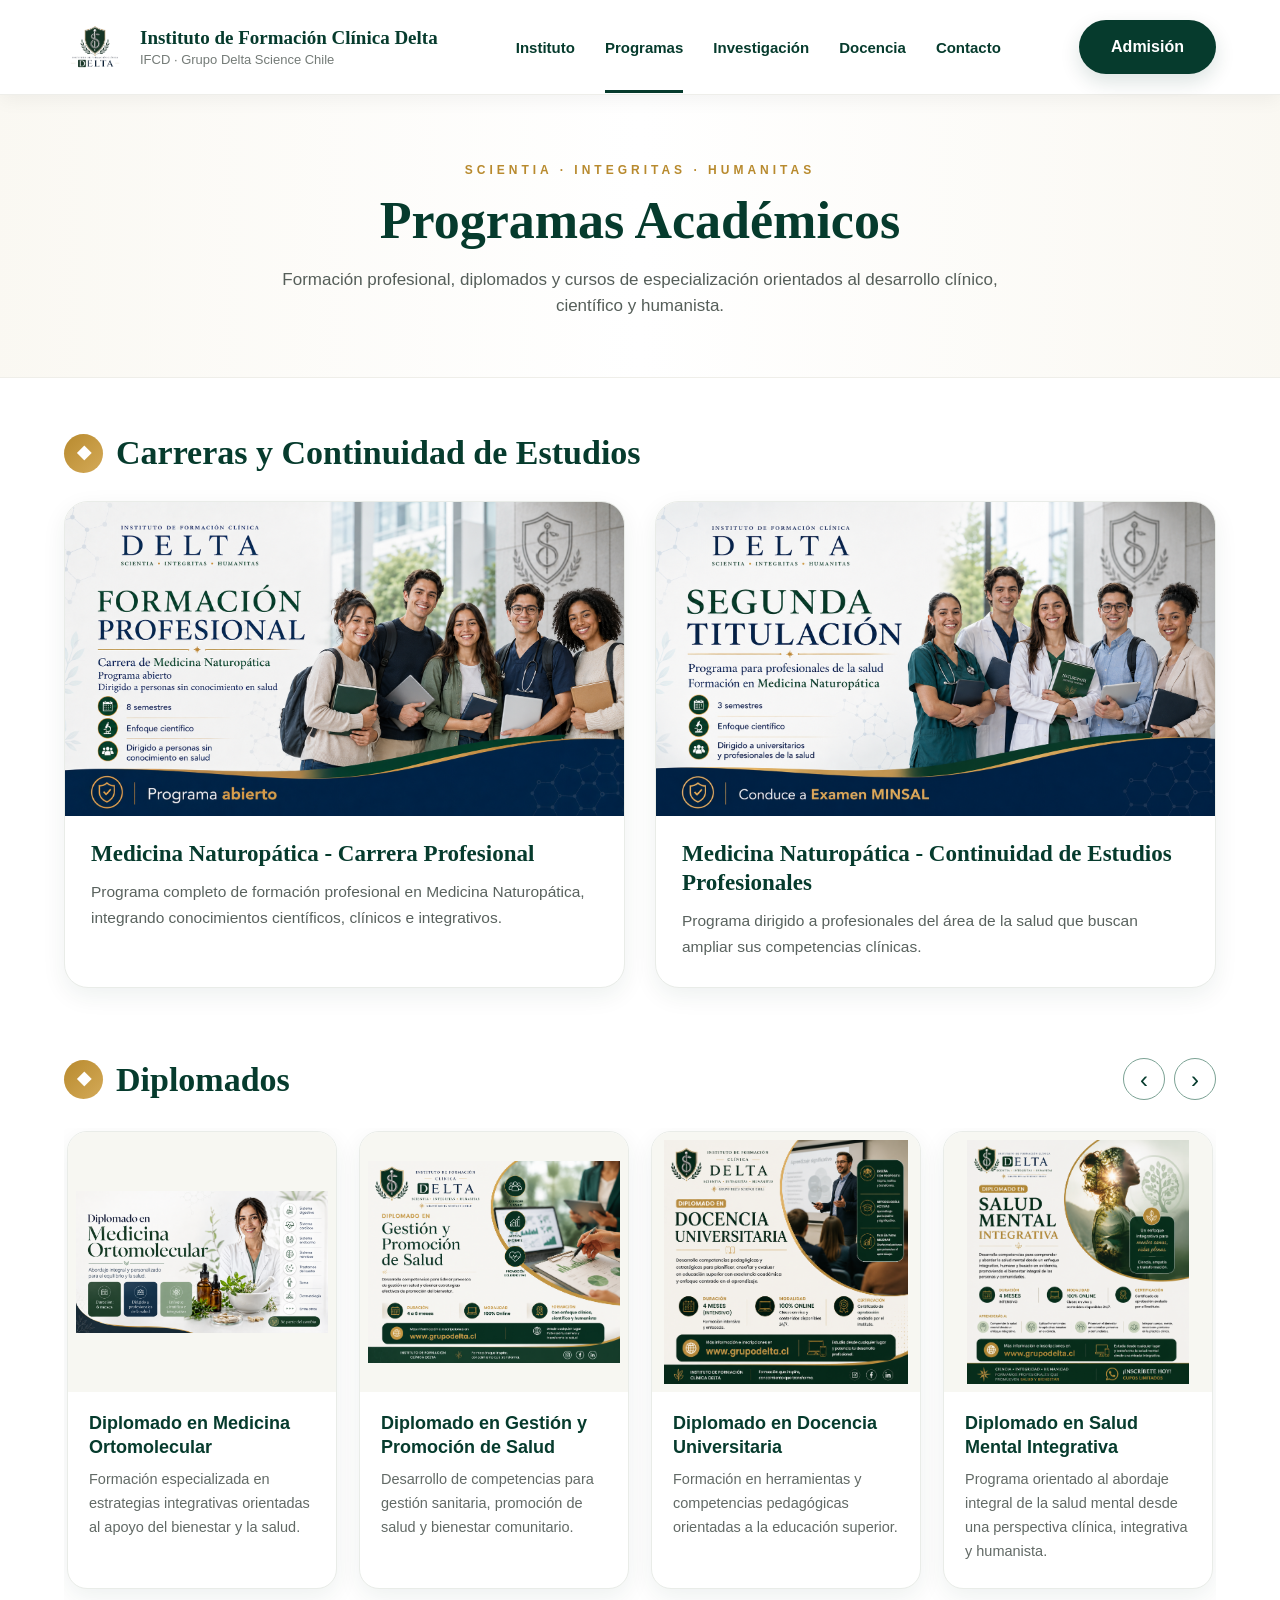
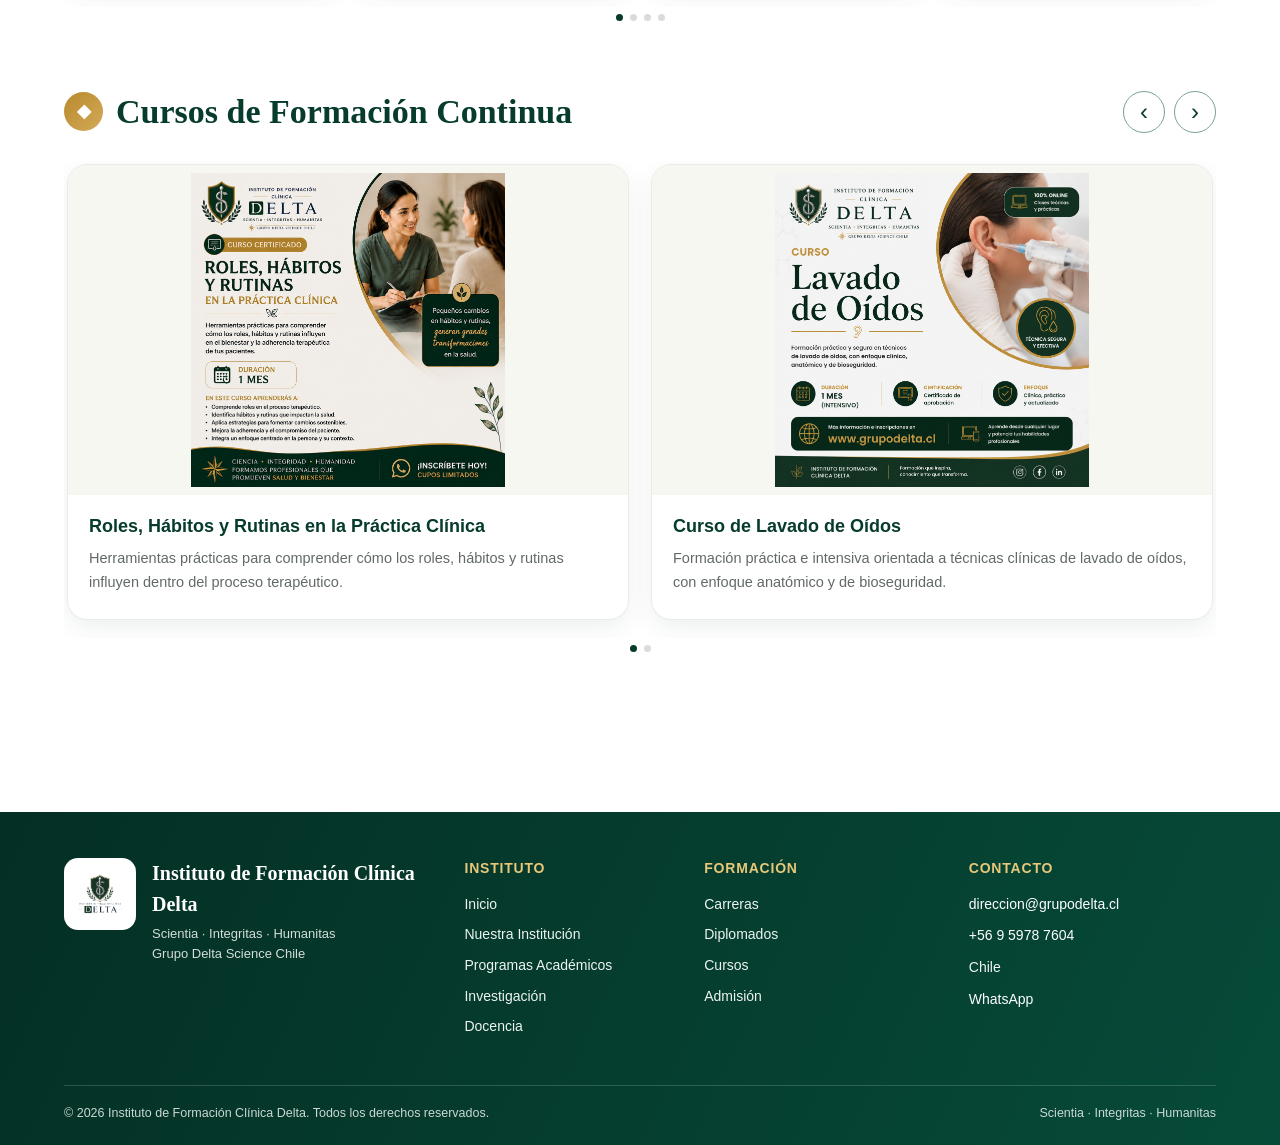
<file: programas.html>
<!DOCTYPE html>
<html lang="es">

<head>

<meta charset="UTF-8">

<meta name="viewport" content="width=device-width, initial-scale=1.0">

<title>
Programas Académicos | Instituto de Formación Clínica Delta
</title>

<style>

/* ==========================================================
   VARIABLES
========================================================== */

:root{

    --verde:#063b2d;
    --verde-oscuro:#042a20;
    --verde-medio:#0c5642;

    --dorado:#b88a2e;
    --dorado-claro:#d4aa58;

    --crema:#faf8f2;
    --crema-2:#f5f4ee;

    --blanco:#ffffff;

    --texto:#24312c;
    --gris:#66706b;

    --borde:#e9ece8;

    --sombra:
    0 12px 35px rgba(6,59,45,.10);

    --sombra-suave:
    0 8px 24px rgba(6,59,45,.07);

    --radio:24px;

    --max:1240px;

}


/* ==========================================================
   RESET
========================================================== */

*{

    margin:0;
    padding:0;
    box-sizing:border-box;

}


html{

    scroll-behavior:smooth;

}


body{

    font-family:
    -apple-system,
    BlinkMacSystemFont,
    "Segoe UI",
    Arial,
    sans-serif;

    color:var(--texto);

    background:#ffffff;

    line-height:1.55;

}


img{

    display:block;
    max-width:100%;

}


a{

    color:inherit;

}


button{

    font:inherit;

}


.container{

    width:min(90%, var(--max));
    margin:auto;

}



/* ==========================================================
   HEADER
========================================================== */

.topbar{

    position:sticky;

    top:0;

    z-index:1000;

    background:rgba(255,255,255,.97);

    border-bottom:1px solid #eeeeea;

    box-shadow:
    0 5px 18px rgba(0,0,0,.05);

}


.nav{

    min-height:94px;

    display:flex;

    align-items:center;

    justify-content:space-between;

    gap:30px;

}


.brand{

    display:flex;

    align-items:center;

    gap:14px;

    text-decoration:none;

    min-width:330px;

}


.brand-logo{

    width:62px;

    height:62px;

    display:flex;

    align-items:center;

    justify-content:center;

    flex-shrink:0;

}


.brand-logo img{

    width:100%;

    height:100%;

    object-fit:contain;

}


.brand-copy{

    display:flex;

    flex-direction:column;

    line-height:1.25;

}


.brand-copy strong{

    font-family:
    Georgia,
    "Times New Roman",
    serif;

    color:var(--verde);

    font-size:19px;

}


.brand-copy span{

    color:#747b77;

    font-size:13px;

    margin-top:3px;

}


.main-nav{

    display:flex;

    align-items:center;

    justify-content:center;

    gap:30px;

    flex:1;

}


.main-nav a{

    text-decoration:none;

    font-size:15px;

    font-weight:700;

    color:var(--verde);

    padding:35px 0 31px;

    border-bottom:3px solid transparent;

    transition:.2s ease;

    white-space:nowrap;

}


.main-nav a:hover{

    color:var(--dorado);

}


.main-nav a.active{

    border-bottom-color:var(--verde);

}


.admission-btn{

    display:inline-flex;

    align-items:center;

    justify-content:center;

    min-width:137px;

    padding:15px 26px;

    border-radius:999px;

    text-decoration:none;

    background:var(--verde);

    color:white;

    font-weight:800;

    box-shadow:
    0 8px 20px rgba(6,59,45,.14);

    transition:.2s ease;

}


.admission-btn:hover{

    background:var(--verde-medio);

    transform:translateY(-1px);

}



/* ==========================================================
   HERO
========================================================== */

.programas-hero{

    background:
    linear-gradient(
        90deg,
        rgba(250,248,242,.98),
        rgba(255,255,255,.96),
        rgba(250,248,242,.98)
    );

    padding:62px 0 58px;

    border-bottom:1px solid #efeee9;

    text-align:center;

}


.eyebrow{

    display:inline-block;

    margin-bottom:12px;

    font-size:12px;

    letter-spacing:4px;

    font-weight:800;

    color:var(--dorado);

}


.programas-hero h1{

    font-family:
    Georgia,
    "Times New Roman",
    serif;

    color:var(--verde);

    font-size:52px;

    line-height:1.1;

    margin-bottom:18px;

}


.programas-hero p{

    max-width:760px;

    margin:auto;

    font-size:17px;

    color:#555e59;

}



/* ==========================================================
   ESTRUCTURA GENERAL
========================================================== */

.programas-main{

    padding:
    55px 0 80px;

}


.program-section{

    margin-bottom:70px;

}


.section-title-row{

    display:flex;

    align-items:center;

    justify-content:space-between;

    gap:20px;

    margin-bottom:28px;

}


.section-title{

    display:flex;

    align-items:center;

    gap:13px;

}


.section-icon{

    width:39px;

    height:39px;

    border-radius:50%;

    display:flex;

    align-items:center;

    justify-content:center;

    flex-shrink:0;

    background:
    linear-gradient(
        135deg,
        var(--dorado),
        var(--dorado-claro)
    );

    color:white;

    font-weight:900;

    font-size:18px;

}


.section-title h2{

    font-family:
    Georgia,
    "Times New Roman",
    serif;

    color:var(--verde);

    font-size:34px;

    line-height:1.15;

}



/* ==========================================================
   CARRERAS
========================================================== */

.careers-grid{

    display:grid;

    grid-template-columns:
    repeat(2, minmax(0,1fr));

    gap:30px;

}


.career-card{

    background:white;

    border:1px solid var(--borde);

    border-radius:var(--radio);

    overflow:hidden;

    box-shadow:var(--sombra-suave);

    transition:
    transform .2s ease,
    box-shadow .2s ease;

}


.career-card:hover{

    transform:translateY(-3px);

    box-shadow:var(--sombra);

}


/* IMPORTANTE:
   contain evita cortar la gráfica */

.career-image{

    width:100%;

    aspect-ratio:16 / 9;

    background:var(--crema-2);

    display:flex;

    align-items:center;

    justify-content:center;

    overflow:hidden;

}


.career-image img{

    width:100%;

    height:100%;

    object-fit:contain;

    object-position:center;

}


.career-content{

    padding:24px 26px 27px;

}


.career-content h3{

    font-family:
    Georgia,
    "Times New Roman",
    serif;

    color:var(--verde);

    font-size:23px;

    line-height:1.25;

    margin-bottom:10px;

}


.career-content p{

    color:#59625e;

    font-size:15.5px;

    line-height:1.7;

}



/* ==========================================================
   CARRUSELES
========================================================== */

.carousel-shell{

    position:relative;

}


.carousel-viewport{

    overflow:hidden;

    width:100%;

}


.carousel-track{

    display:flex;

    gap:22px;

    overflow-x:auto;

    scroll-behavior:smooth;

    scroll-snap-type:x mandatory;

    scrollbar-width:none;

    padding:
    3px 3px 18px;

}


.carousel-track::-webkit-scrollbar{

    display:none;

}


.carousel-card{

    flex:
    0 0
    calc((100% - 66px) / 4);

    min-width:0;

    scroll-snap-align:start;

    background:white;

    border:1px solid var(--borde);

    border-radius:20px;

    overflow:hidden;

    box-shadow:var(--sombra-suave);

}


/* ==========================================================
   IMÁGENES DIPLOMADOS/CURSOS
   NUNCA SE CORTAN
========================================================== */

.carousel-image{

    width:100%;

    height:260px;

    padding:8px;

    background:#f7f7f2;

    display:flex;

    align-items:center;

    justify-content:center;

    overflow:hidden;

}


.carousel-image img{

    width:100%;

    height:100%;

    object-fit:contain;

    object-position:center;

}


.carousel-content{

    padding:
    20px 21px 24px;

}


.carousel-content h3{

    color:var(--verde);

    font-size:18px;

    line-height:1.3;

    margin-bottom:9px;

}


.carousel-content p{

    color:#626a66;

    font-size:14.5px;

    line-height:1.65;

}



/* ==========================================================
   CURSOS
========================================================== */

.courses-track .carousel-card{

    flex:
    0 0
    calc((100% - 22px) / 2);

}


.courses-track .carousel-image{

    height:330px;

}



/* ==========================================================
   BOTONES CARRUSEL
========================================================== */

.carousel-controls{

    display:flex;

    align-items:center;

    gap:9px;

}


.carousel-button{

    width:42px;

    height:42px;

    border-radius:50%;

    border:1.5px solid #7ba294;

    background:white;

    color:var(--verde);

    display:flex;

    align-items:center;

    justify-content:center;

    font-size:24px;

    cursor:pointer;

    transition:.2s ease;

}


.carousel-button:hover{

    background:var(--verde);

    color:white;

    border-color:var(--verde);

}



/* ==========================================================
   INDICADORES
========================================================== */

.carousel-dots{

    display:flex;

    justify-content:center;

    gap:7px;

    margin-top:7px;

}


.carousel-dot{

    width:7px;

    height:7px;

    border-radius:50%;

    background:#d9ddda;

}


.carousel-dot.active{

    background:var(--verde);

}



/* ==========================================================
   FOOTER COMPLETO
========================================================== */

.site-footer{

    margin-top:10px;

    background:
    linear-gradient(
        115deg,
        #042f24,
        #064b39
    );

    color:white;

}


.footer-main{

    padding:
    46px 0 38px;

    display:grid;

    grid-template-columns:
    1.45fr
    .8fr
    .9fr
    1fr;

    gap:42px;

}


.footer-brand{

    display:flex;

    gap:16px;

    align-items:flex-start;

}


.footer-brand-logo{

    width:72px;

    height:72px;

    background:white;

    border-radius:14px;

    padding:7px;

    flex-shrink:0;

}


.footer-brand-logo img{

    width:100%;

    height:100%;

    object-fit:contain;

}


.footer-brand-copy strong{

    display:block;

    font-family:
    Georgia,
    "Times New Roman",
    serif;

    font-size:20px;

    margin-bottom:4px;

}


.footer-brand-copy span{

    display:block;

    color:#d4ddd9;

    font-size:13px;

}


.footer-column h4{

    font-size:14px;

    margin-bottom:14px;

    color:#e8c778;

    text-transform:uppercase;

    letter-spacing:.8px;

}


.footer-column a{

    display:block;

    color:#edf4f1;

    text-decoration:none;

    margin-bottom:9px;

    font-size:14px;

}


.footer-column a:hover{

    color:#e8c778;

}


.footer-contact p{

    color:#edf4f1;

    margin-bottom:10px;

    font-size:14px;

}


.footer-contact a{

    color:white;

    text-decoration:none;

}


.footer-bottom{

    border-top:
    1px solid rgba(255,255,255,.16);

    padding:
    18px 0 22px;

    display:flex;

    justify-content:space-between;

    gap:25px;

    color:#cbd8d3;

    font-size:12.5px;

}



/* ==========================================================
   TABLET
========================================================== */

@media(max-width:1050px){

    .brand{

        min-width:auto;

    }


    .brand-copy strong{

        font-size:17px;

    }


    .main-nav{

        gap:20px;

    }


    .main-nav a{

        font-size:14px;

    }


    .carousel-card{

        flex:
        0 0
        calc((100% - 44px) / 3);

    }


    .footer-main{

        grid-template-columns:
        1.3fr
        1fr;

    }

}



/* ==========================================================
   IPAD / TABLET VERTICAL
========================================================== */

@media(max-width:850px){

    .nav{

        min-height:auto;

        padding:
        14px 0;

        flex-wrap:wrap;

    }


    .brand{

        width:100%;

    }


    .main-nav{

        order:3;

        width:100%;

        justify-content:center;

        gap:26px;

    }


    .main-nav a{

        padding:
        10px 0 6px;

    }


    .admission-btn{

        position:absolute;

        right:5%;

        top:23px;

    }


    .programas-hero{

        padding:
        50px 0 45px;

    }


    .programas-hero h1{

        font-size:43px;

    }


    .careers-grid{

        grid-template-columns:1fr 1fr;

        gap:20px;

    }


    .career-content{

        padding:19px;

    }


    .career-content h3{

        font-size:20px;

    }


    .carousel-card{

        flex:
        0 0
        calc((100% - 22px) / 2);

    }


    .courses-track .carousel-card{

        flex:
        0 0
        calc((100% - 22px) / 2);

    }


    .footer-main{

        grid-template-columns:
        1fr 1fr;

    }

}



/* ==========================================================
   CELULAR
========================================================== */

@media(max-width:620px){

    .container{

        width:92%;

    }


    .brand-logo{

        width:52px;

        height:52px;

    }


    .brand-copy{

        padding-right:130px;

    }


    .brand-copy strong{

        font-size:15px;

    }


    .brand-copy span{

        font-size:11px;

    }


    .admission-btn{

        min-width:auto;

        padding:
        11px 17px;

        font-size:13px;

        right:4%;

        top:18px;

    }


    .main-nav{

        overflow-x:auto;

        justify-content:flex-start;

        gap:22px;

        padding-bottom:2px;

        scrollbar-width:none;

    }


    .main-nav::-webkit-scrollbar{

        display:none;

    }


    .programas-hero{

        padding:
        42px 0;

    }


    .eyebrow{

        font-size:10px;

        letter-spacing:2.6px;

    }


    .programas-hero h1{

        font-size:34px;

    }


    .programas-hero p{

        font-size:15px;

    }


    .programas-main{

        padding-top:40px;

    }


    .program-section{

        margin-bottom:55px;

    }


    .section-title-row{

        align-items:flex-end;

    }


    .section-icon{

        width:34px;

        height:34px;

    }


    .section-title h2{

        font-size:27px;

    }


    .careers-grid{

        grid-template-columns:1fr;

    }


    .career-image{

        aspect-ratio:16 / 9;

    }


    .carousel-controls{

        display:none;

    }


    .carousel-card{

        flex:
        0 0
        82%;

    }


    .courses-track .carousel-card{

        flex:
        0 0
        87%;

    }


    .carousel-image{

        height:260px;

    }


    .courses-track .carousel-image{

        height:290px;

    }


    .footer-main{

        grid-template-columns:1fr;

        gap:30px;

    }


    .footer-bottom{

        flex-direction:column;

        gap:6px;

    }

}

</style>

</head>


<body>


<!-- ======================================================
     HEADER
====================================================== -->

<header class="topbar">

<div class="container nav">


<a href="index.html" class="brand">


<div class="brand-logo">

<img
src="img/logo-ifcd.png"
alt="Instituto de Formación Clínica Delta">

</div>


<div class="brand-copy">

<strong>
Instituto de Formación Clínica Delta
</strong>

<span>
IFCD · Grupo Delta Science Chile
</span>

</div>


</a>



<nav class="main-nav">

<a href="instituto.html">
Instituto
</a>

<a
href="programas.html"
class="active">
Programas
</a>

<a href="#">
Investigación
</a>

<a href="#">
Docencia
</a>

<a href="#contacto">
Contacto
</a>

</nav>



<a
href="#contacto"
class="admission-btn">

Admisión

</a>


</div>

</header>





<!-- ======================================================
     HERO
====================================================== -->

<section class="programas-hero">

<div class="container">


<div class="eyebrow">

SCIENTIA · INTEGRITAS · HUMANITAS

</div>


<h1>
Programas Académicos
</h1>


<p>

Formación profesional, diplomados y cursos de especialización
orientados al desarrollo clínico, científico y humanista.

</p>


</div>

</section>





<!-- ======================================================
     PROGRAMAS
====================================================== -->

<main class="programas-main">


<div class="container">





<!-- ==================================================
     CARRERAS
================================================== -->

<section class="program-section">


<div class="section-title-row">


<div class="section-title">

<div class="section-icon">
◆
</div>

<h2>
Carreras y Continuidad de Estudios
</h2>

</div>


</div>




<div class="careers-grid">



<!-- CARRERA COMPLETA -->

<article class="career-card">


<div class="career-image">

<img
src="img/slide-carrera.PNG"
alt="Carrera profesional de Medicina Naturopática">

</div>


<div class="career-content">

<h3>
Medicina Naturopática - Carrera Profesional
</h3>


<p>

Programa completo de formación profesional en Medicina
Naturopática, integrando conocimientos científicos,
clínicos e integrativos.

</p>

</div>


</article>





<!-- CONTINUIDAD -->

<article class="career-card">


<div class="career-image">

<img
src="img/slide-segunda-titulacion.PNG"
alt="Continuidad de estudios de Medicina Naturopática">

</div>


<div class="career-content">

<h3>
Medicina Naturopática - Continuidad de Estudios Profesionales
</h3>


<p>

Programa dirigido a profesionales del área de la salud
que buscan ampliar sus competencias clínicas.

</p>

</div>


</article>



</div>


</section>





<!-- ==================================================
     DIPLOMADOS
================================================== -->

<section class="program-section">


<div class="section-title-row">


<div class="section-title">

<div class="section-icon">
◆
</div>

<h2>
Diplomados
</h2>

</div>



<div class="carousel-controls">


<button
class="carousel-button"
type="button"
onclick="scrollCarousel('diplomadosCarousel', -1)"
aria-label="Diplomado anterior">

‹

</button>


<button
class="carousel-button"
type="button"
onclick="scrollCarousel('diplomadosCarousel', 1)"
aria-label="Diplomado siguiente">

›

</button>


</div>


</div>




<div class="carousel-shell">


<div
class="carousel-viewport">


<div
class="carousel-track"
id="diplomadosCarousel">





<!-- ORTOMOLECULAR -->

<article class="carousel-card">


<div class="carousel-image">

<img
src="img/slide-ortomolecular.PNG"
alt="Diplomado en Medicina Ortomolecular">

</div>


<div class="carousel-content">

<h3>
Diplomado en Medicina Ortomolecular
</h3>


<p>

Formación especializada en estrategias integrativas
orientadas al apoyo del bienestar y la salud.

</p>

</div>


</article>






<!-- GESTIÓN -->

<article class="carousel-card">


<div class="carousel-image">

<img
src="img/Gestion-promocion.PNG"
alt="Diplomado en Gestión y Promoción de Salud">

</div>


<div class="carousel-content">

<h3>
Diplomado en Gestión y Promoción de Salud
</h3>


<p>

Desarrollo de competencias para gestión sanitaria,
promoción de salud y bienestar comunitario.

</p>

</div>


</article>






<!-- DOCENCIA -->

<article class="carousel-card">


<div class="carousel-image">

<img
src="img/Docencia-universitaria.PNG"
alt="Diplomado en Docencia Universitaria">

</div>


<div class="carousel-content">

<h3>
Diplomado en Docencia Universitaria
</h3>


<p>

Formación en herramientas y competencias pedagógicas
orientadas a la educación superior.

</p>

</div>


</article>






<!-- SALUD MENTAL -->

<article class="carousel-card">


<div class="carousel-image">

<img
src="img/Salud-mental.PNG"
alt="Diplomado en Salud Mental Integrativa">

</div>


<div class="carousel-content">

<h3>
Diplomado en Salud Mental Integrativa
</h3>


<p>

Programa orientado al abordaje integral de la salud mental
desde una perspectiva clínica, integrativa y humanista.

</p>

</div>


</article>




</div>

</div>


<div class="carousel-dots">

<span class="carousel-dot active"></span>

<span class="carousel-dot"></span>

<span class="carousel-dot"></span>

<span class="carousel-dot"></span>

</div>


</div>


</section>






<!-- ==================================================
     CURSOS
================================================== -->

<section class="program-section">


<div class="section-title-row">


<div class="section-title">


<div class="section-icon">
◆
</div>


<h2>
Cursos de Formación Continua
</h2>


</div>



<div class="carousel-controls">


<button
class="carousel-button"
type="button"
onclick="scrollCarousel('cursosCarousel', -1)"
aria-label="Curso anterior">

‹

</button>


<button
class="carousel-button"
type="button"
onclick="scrollCarousel('cursosCarousel', 1)"
aria-label="Curso siguiente">

›

</button>


</div>


</div>





<div class="carousel-shell">


<div class="carousel-viewport">


<div
class="carousel-track courses-track"
id="cursosCarousel">





<!-- ROLES -->

<article class="carousel-card">


<div class="carousel-image">

<img
src="img/Roles-habitos.PNG"
alt="Curso de Roles, Hábitos y Rutinas">

</div>


<div class="carousel-content">

<h3>
Roles, Hábitos y Rutinas en la Práctica Clínica
</h3>


<p>

Herramientas prácticas para comprender cómo los roles,
hábitos y rutinas influyen dentro del proceso terapéutico.

</p>


</div>


</article>






<!-- OÍDOS -->

<article class="carousel-card">


<div class="carousel-image">

<img
src="img/Oidos.PNG"
alt="Curso de Lavado de Oídos">

</div>


<div class="carousel-content">

<h3>
Curso de Lavado de Oídos
</h3>


<p>

Formación práctica e intensiva orientada a técnicas clínicas
de lavado de oídos, con enfoque anatómico y de bioseguridad.

</p>


</div>


</article>




</div>


</div>



<div class="carousel-dots">

<span class="carousel-dot active"></span>

<span class="carousel-dot"></span>

</div>


</div>


</section>


</div>


</main>





<!-- ======================================================
     FOOTER COMPLETO
====================================================== -->

<footer
class="site-footer"
id="contacto">


<div class="container footer-main">





<!-- MARCA -->

<div class="footer-brand">


<div class="footer-brand-logo">

<img
src="img/logo-ifcd.png"
alt="Instituto Delta">

</div>


<div class="footer-brand-copy">

<strong>
Instituto de Formación Clínica Delta
</strong>

<span>
Scientia · Integritas · Humanitas
</span>

<span>
Grupo Delta Science Chile
</span>

</div>


</div>





<!-- NAVEGACIÓN -->

<div class="footer-column">

<h4>
Instituto
</h4>


<a href="index.html">
Inicio
</a>

<a href="instituto.html">
Nuestra Institución
</a>

<a href="programas.html">
Programas Académicos
</a>

<a href="#">
Investigación
</a>

<a href="#">
Docencia
</a>

</div>





<!-- PROGRAMAS -->

<div class="footer-column">

<h4>
Formación
</h4>


<a href="#carreras">
Carreras
</a>

<a href="#diplomados">
Diplomados
</a>

<a href="#cursos">
Cursos
</a>

<a href="#contacto">
Admisión
</a>

</div>





<!-- CONTACTO -->

<div class="footer-column footer-contact">


<h4>
Contacto
</h4>


<p>

<a href="mailto:direccion@grupodelta.cl">

direccion@grupodelta.cl

</a>

</p>


<p>

<a href="tel:+56959787604">

+56 9 5978 7604

</a>

</p>


<p>

Chile

</p>


<a
href="https://wa.me/56959787604"
target="_blank"
rel="noopener">

WhatsApp

</a>


</div>


</div>





<div class="container footer-bottom">


<span>

© 2026 Instituto de Formación Clínica Delta.
Todos los derechos reservados.

</span>


<span>

Scientia · Integritas · Humanitas

</span>


</div>


</footer>





<!-- ======================================================
     JAVASCRIPT CARRUSELES
====================================================== -->

<script>


function scrollCarousel(id, direction){

    const carousel =
        document.getElementById(id);

    if(!carousel){
        return;
    }


    const card =
        carousel.querySelector(
            ".carousel-card"
        );


    if(!card){
        return;
    }


    const gap = 22;


    const amount =
        card.getBoundingClientRect().width
        + gap;


    carousel.scrollBy({

        left:
        direction * amount,

        behavior:
        "smooth"

    });

}



/* Permite deslizar cómodamente en iPad/iPhone */

document
.querySelectorAll(".carousel-track")
.forEach((carousel)=>{


    let isDown = false;

    let startX = 0;

    let startScroll = 0;


    carousel.addEventListener(
        "pointerdown",
        (event)=>{

            isDown = true;

            startX =
            event.clientX;

            startScroll =
            carousel.scrollLeft;

        }
    );


    carousel.addEventListener(
        "pointermove",
        (event)=>{

            if(!isDown){
                return;
            }


            const distance =
            event.clientX
            - startX;


            carousel.scrollLeft =
            startScroll
            - distance;

        }
    );


    window.addEventListener(
        "pointerup",
        ()=>{

            isDown = false;

        }
    );


});


</script>


</body>

</html>
</file>
<file: style.css>
:root{

--green:#063b2d;
--green-dark:#04291f;
--gold:#b58a35;
--cream:#faf8f2;
--text:#26332d;
--gray:#666;

}


*{

box-sizing:border-box;
margin:0;
padding:0;

}


html{

scroll-behavior:smooth;

}


body{

font-family:Arial, Helvetica, sans-serif;
color:var(--text);
background:white;

}


.container{

width:90%;
max-width:1200px;
margin:auto;

}



/* ==========================
HEADER
========================== */


.topbar{

background:white;
height:95px;
display:flex;
align-items:center;
position:sticky;
top:0;
z-index:1000;
box-shadow:0 5px 20px rgba(0,0,0,.08);

}



.nav{

display:flex;
align-items:center;
justify-content:space-between;
height:95px;

}



.brand{

display:flex;
align-items:center;
gap:15px;
text-decoration:none;

}



.brand img{

width:65px;
height:65px;
object-fit:contain;

}



.brand-text{

display:flex;
flex-direction:column;

}



.brand-text strong{

font-family:Georgia,serif;
font-size:20px;
color:var(--green);

}



.brand-text span{

font-size:13px;
color:#777;

}



.nav-links{

display:flex;
align-items:center;
gap:35px;

}



.nav-links a{

text-decoration:none;
font-weight:600;
font-size:16px;
color:var(--green);
transition:.3s;

}



.nav-links a:hover{

color:var(--gold);

}



.btn{

display:inline-block;
padding:14px 32px;
border-radius:35px;
font-weight:bold;
text-decoration:none;

}



.btn-primary{

background:var(--green);
color:white;

}



.btn-primary:hover{

background:var(--green-dark);

}





/* ==========================
HERO
========================== */


.hero{

background:var(--cream);
padding:90px 0;
text-align:center;

}



.hero h1{

font-family:Georgia,serif;
font-size:58px;
line-height:1.15;
color:var(--green);
margin-bottom:20px;

}



.hero p{

font-size:22px;
color:#555;
max-width:900px;
margin:auto;

}



.hero img{

width:280px;
max-width:70%;
margin-top:55px;

}





/* ==========================
SECCIONES
========================== */


.section{

padding:80px 0;

}



.section h2{

font-family:Georgia,serif;
font-size:42px;
color:var(--green);
margin-bottom:25px;

}



.section p{

font-size:18px;
line-height:1.8;
max-width:850px;

}




/* ==========================
PROGRAMAS
========================== */


.programas-grid{

display:grid;
grid-template-columns:repeat(3,1fr);
gap:35px;

}



.card-programa{

background:white;
border-radius:25px;
overflow:hidden;
box-shadow:0 12px 35px rgba(0,0,0,.10);

}



.card-programa img{

width:100%;
height:260px;
object-fit:contain;
background:#f1f2eb;

}



.card-content{

padding:30px;

}



.card-content h2{

font-family:Georgia,serif;
font-size:25px;
color:var(--green);
margin-bottom:15px;

}



.card-content p{

color:#555;

}





/* ==========================
CARRUSEL
========================== */


.carousel{

display:flex;
gap:30px;
overflow-x:auto;
scroll-behavior:smooth;
padding-bottom:20px;

}



.carousel::-webkit-scrollbar{

height:8px;

}



.carousel article{

min-width:360px;

}





/* ==========================
LISTAS
========================== */


ul{

padding-left:25px;
font-size:18px;

}



li{

margin-bottom:10px;

}





/* ==========================
FOOTER
========================== */


footer{

background:var(--green);
color:white;
padding:45px 0;
margin-top:80px;

}



footer p{

margin:5px 0;

}





/* ==========================
RESPONSIVE
========================== */


@media(max-width:1000px){


.nav{

flex-direction:column;
height:auto;
padding:20px 0;
gap:20px;

}


.topbar{

height:auto;

}


.nav-links{

flex-wrap:wrap;
justify-content:center;
gap:20px;

}


.hero h1{

font-size:42px;

}


.programas-grid{

grid-template-columns:1fr;

}


}


@media(max-width:600px){


.brand-text strong{

font-size:16px;

}


.hero h1{

font-size:34px;

}


.hero p{

font-size:18px;

}


}
/* PROGRAMAS */

.page-title{
padding:80px 0 40px;
}


.page-title h1{
font-size:60px;
color:#003b2f;
}


.program-card{

background:white;
border-radius:30px;
overflow:hidden;
margin:40px 0;
box-shadow:0 10px 30px rgba(0,0,0,.08);

}


.program-card img{

width:100%;
height:400px;
object-fit:cover;

}



.program-card div{

padding:35px;

}


.program-card h3,
.program-item h3{

color:#003b2f;
font-size:28px;

}



.carousel{

display:grid;
grid-template-columns:repeat(4,1fr);
gap:30px;

}



.program-item{

background:white;
border-radius:25px;
overflow:hidden;
box-shadow:0 10px 25px rgba(0,0,0,.08);

}



.program-item img{

width:100%;
height:230px;
object-fit:cover;

}



.program-item h3{

padding:20px 20px 5px;
font-size:22px;

}


.program-item p{

padding:0 20px 25px;
color:#555;

}



@media(max-width:900px){

.carousel{

grid-template-columns:1fr;

}


.page-title h1{

font-size:40px;

}

}
/* =========================
 PROGRAMAS
========================= */


.page-title{

padding:70px 0 40px;
text-align:center;

}


.page-title h1{

font-size:55px;
color:#003b2f;

}





/* CARRERAS */


.career-grid{

display:grid;

grid-template-columns:repeat(2,1fr);

gap:35px;

}



.career-card{

background:white;

border-radius:25px;

overflow:hidden;

box-shadow:0 10px 30px rgba(0,0,0,.08);

}



.career-card img{

width:100%;

height:260px;

object-fit:cover;

}



.card-content{

padding:25px;

}



.card-content h3{

color:#003b2f;

font-size:25px;

}





/* CARRUSELES */


.carousel-container{

display:flex;

align-items:center;

gap:15px;

}



.carousel-track{

display:flex;

gap:25px;

overflow:hidden;

flex:1;

}



.small-card{

min-width:280px;

background:white;

border-radius:20px;

overflow:hidden;

box-shadow:0 8px 25px rgba(0,0,0,.10);

}



.small-card img{

width:100%;

height:170px;

object-fit:cover;

}



.small-card h3{

padding:15px 20px 5px;

color:#003b2f;

font-size:20px;

}



.small-card p{

padding:0 20px 20px;

color:#555;

}



.arrow{

border:1px solid #0b5c48;

background:white;

color:#0b5c48;

border-radius:50%;

width:40px;

height:40px;

font-size:25px;

cursor:pointer;

}







@media(max-width:900px){


.career-grid{

grid-template-columns:1fr;

}



.page-title h1{

font-size:38px;

}


}
</file>
